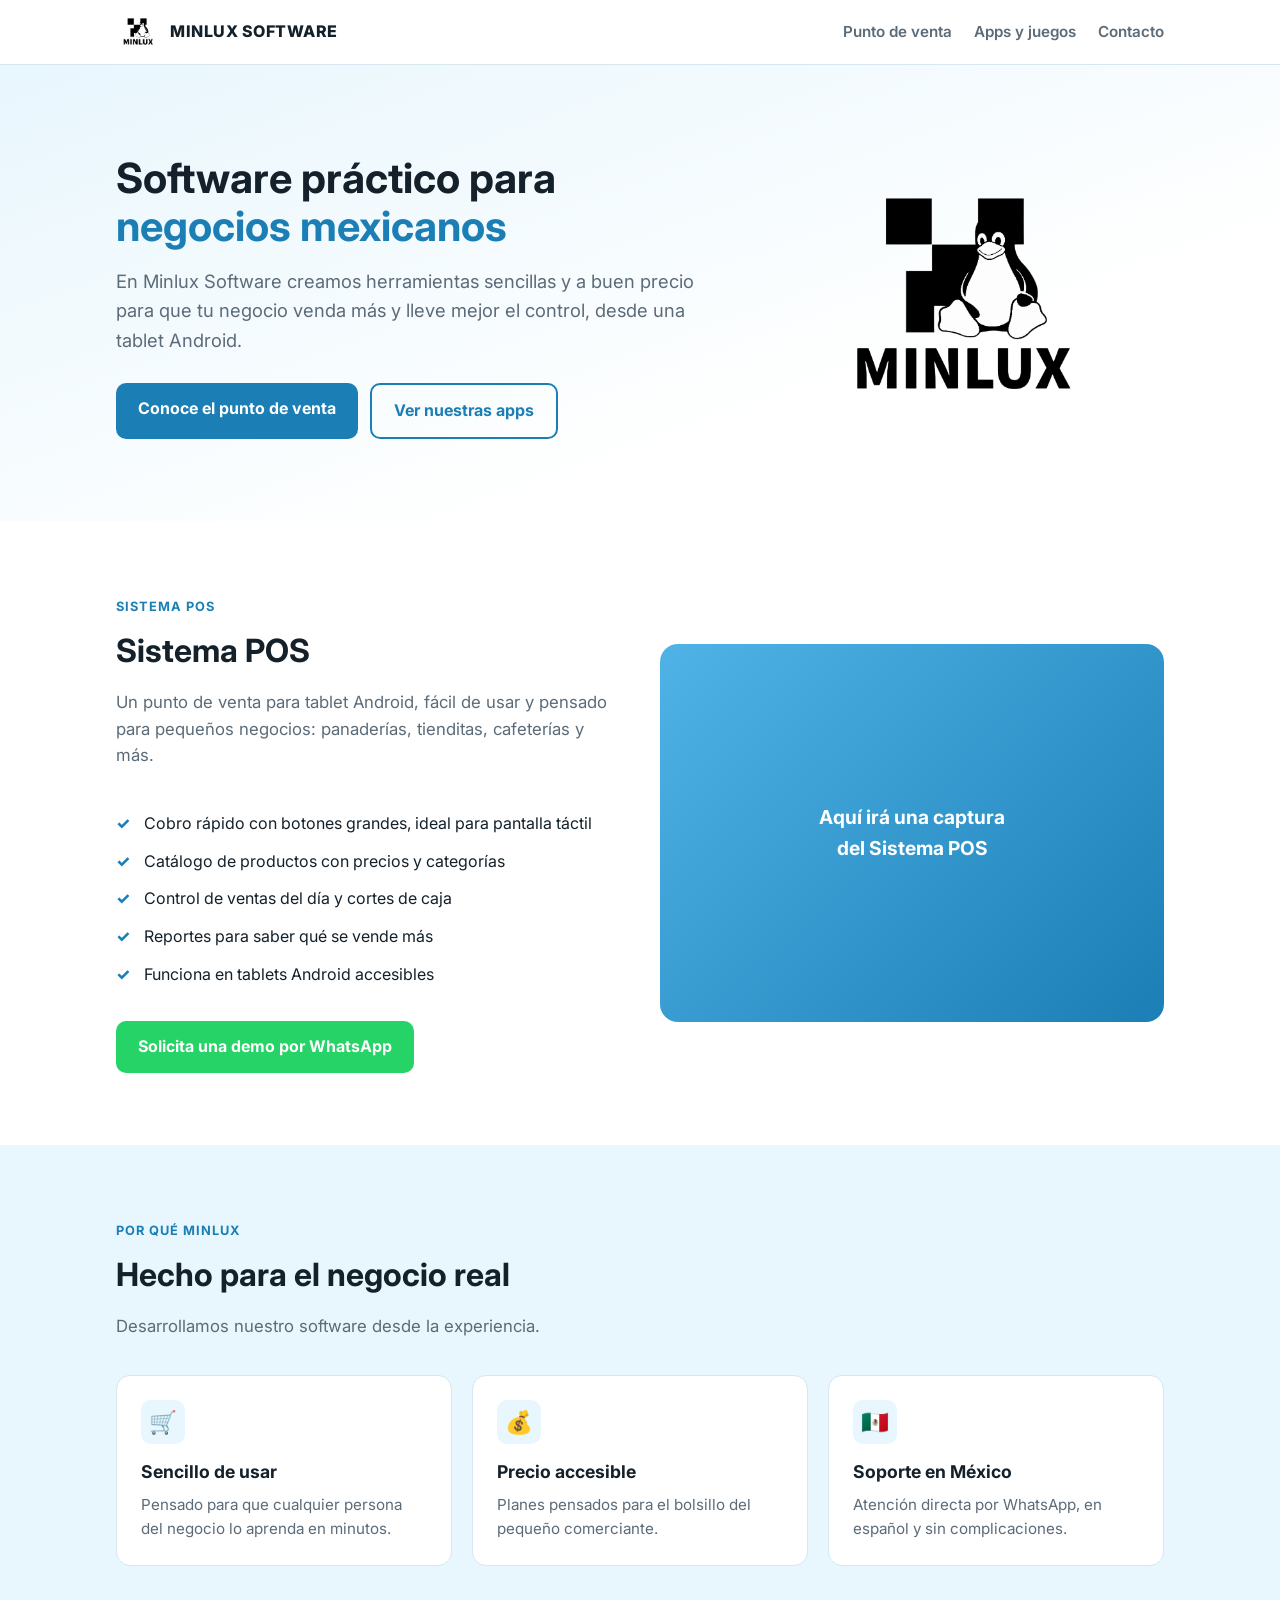
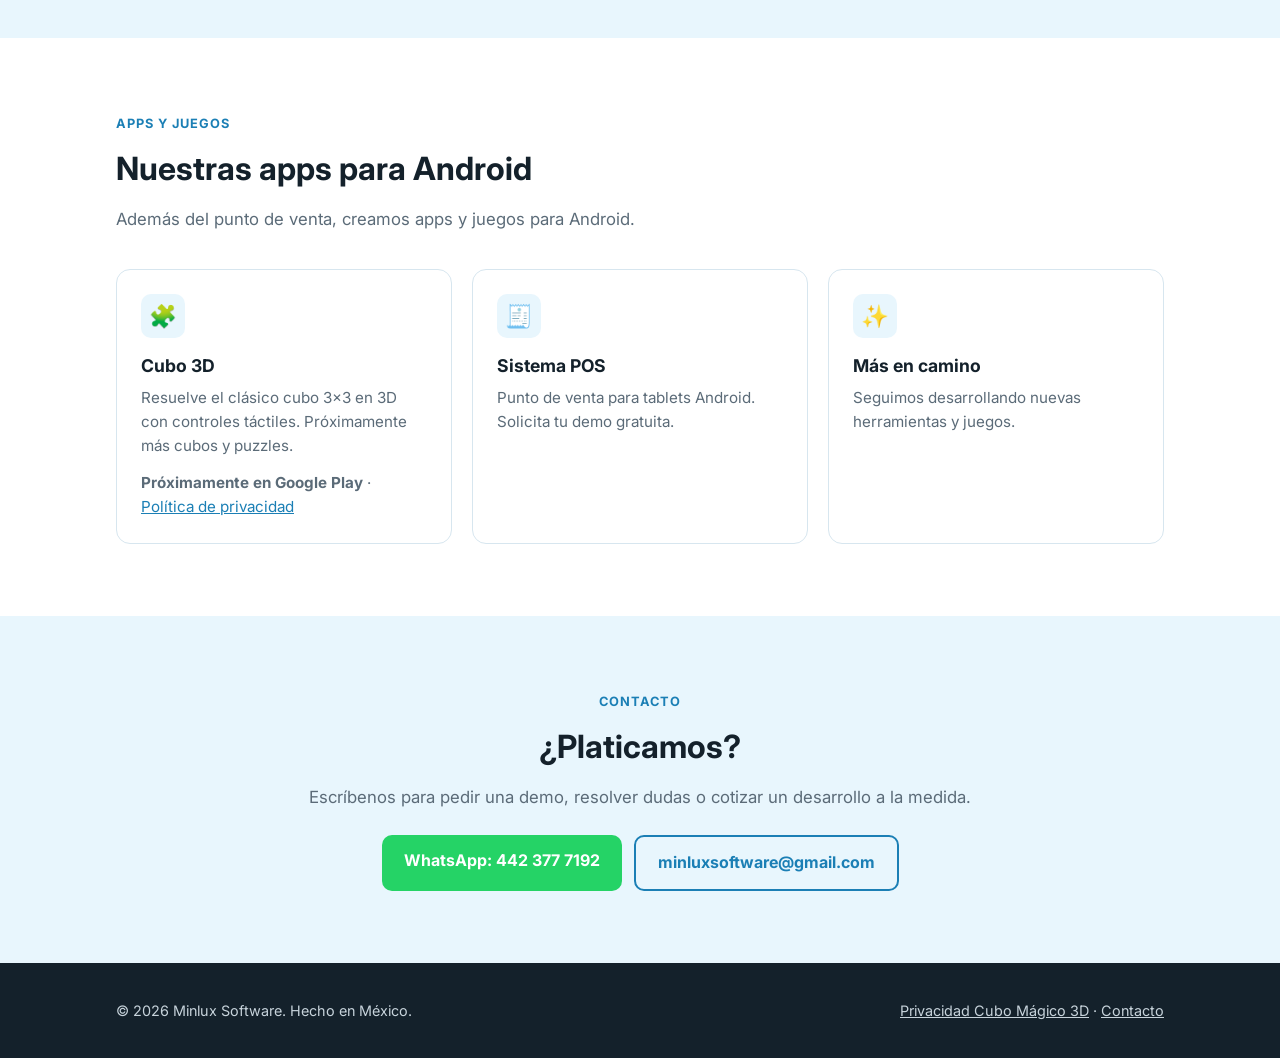
<file: index.html>
<!DOCTYPE html>
<html lang="es-MX">
<head>
  <meta charset="UTF-8">
  <meta name="viewport" content="width=device-width, initial-scale=1.0">
  <title>Minlux Software | Punto de venta y apps para negocios</title>
  <meta name="description" content="Minlux Software desarrolla Punto Panadería, un punto de venta para tablets Android pensado para pequeños negocios en México, además de apps y juegos para Android.">
  <link rel="icon" type="image/png" href="favicon.png">
  <link rel="preconnect" href="https://fonts.googleapis.com">
  <link href="https://fonts.googleapis.com/css2?family=Inter:wght@400;600;700;800&display=swap" rel="stylesheet">
  <link rel="stylesheet" href="styles.css">
</head>
<body>

<header>
  <div class="contenedor nav">
    <a href="#inicio" class="marca"><img src="logo.png" alt="Logo Minlux">MINLUX SOFTWARE</a>
    <ul>
      <li><a href="#punto-POA">Punto de venta</a></li>
      <li><a href="#apps">Apps y juegos</a></li>
      <li><a href="#contacto">Contacto</a></li>
    </ul>
  </div>
</header>

<main>
  <!-- PORTADA -->
  <section class="hero" id="inicio">
    <div class="contenedor">
      <div>
        <h1>Software práctico para <span>negocios mexicanos</span></h1>
        <p>En Minlux Software creamos herramientas sencillas y a buen precio para que tu negocio venda más y lleve mejor el control, desde una tablet Android.</p>
        <div class="botones">
          <a class="btn btn-principal" href="#punto-POS">Conoce el punto de venta</a>
          <a class="btn btn-borde" href="#apps">Ver nuestras apps</a>
        </div>
      </div>
      <img src="logo.png" alt="Minlux Software">
    </div>
  </section>

  <!-- PUNTO DE VENTA -->
  <section id="sistema POS">
    <div class="contenedor producto">
      <div>
        <span class="etiqueta">sistema POS</span>
        <h2>Sistema POS</h2>
        <p class="intro">Un punto de venta para tablet Android, fácil de usar y pensado para pequeños negocios: panaderías, tienditas, cafeterías y más.</p>
        <ul>
          <li>Cobro rápido con botones grandes, ideal para pantalla táctil</li>
          <li>Catálogo de productos con precios y categorías</li>
          <li>Control de ventas del día y cortes de caja</li>
          <li>Reportes para saber qué se vende más</li>
          <li>Funciona en tablets Android accesibles</li>
        </ul>
        <div class="botones">
          <a class="btn btn-whats" href="https://wa.me/524423777192?text=Hola%2C%20me%20interesa%20una%20demo%20de%20Punto%20Panader%C3%ADa" target="_blank" rel="noopener">Solicita una demo por WhatsApp</a>
        </div>
      </div>
      <div class="vista">Aquí irá una captura<br>del Sistema POS</div>
    </div>
  </section>

  <!-- POR QUÉ MINLUX -->
  <section class="seccion-alt">
    <div class="contenedor">
      <span class="etiqueta">Por qué Minlux</span>
      <h2>Hecho para el negocio real</h2>
      <p class="intro">Desarrollamos nuestro software desde la experiencia. </p>
      <div class="rejilla">
        <div class="tarjeta">
          <div class="icono">🛒</div>
          <h3>Sencillo de usar</h3>
          <p>Pensado para que cualquier persona del negocio lo aprenda en minutos.</p>
        </div>
        <div class="tarjeta">
          <div class="icono">💰</div>
          <h3>Precio accesible</h3>
          <p>Planes pensados para el bolsillo del pequeño comerciante.</p>
        </div>
        <div class="tarjeta">
          <div class="icono">🇲🇽</div>
          <h3>Soporte en México</h3>
          <p>Atención directa por WhatsApp, en español y sin complicaciones.</p>
        </div>
      </div>
    </div>
  </section>

  <!-- APPS Y JUEGOS -->
  <section id="apps">
    <div class="contenedor">
      <span class="etiqueta">Apps y juegos</span>
      <h2>Nuestras apps para Android</h2>
      <p class="intro">Además del punto de venta, creamos apps y juegos para Android.</p>
      <div class="rejilla">
        <div class="tarjeta">
          <div class="icono">🧩</div>
          <h3>Cubo 3D</h3>
          <p>Resuelve el clásico cubo 3x3 en 3D con controles táctiles. Próximamente más cubos y puzzles.</p>
          <p style="margin-top:12px"><strong>Próximamente en Google Play</strong> · <a href="privacidad-cubo.html">Política de privacidad</a></p>
        </div>
        <div class="tarjeta">
          <div class="icono">🧾</div>
          <h3>Sistema POS</h3>
          <p>Punto de venta para tablets Android. Solicita tu demo gratuita.</p>
        </div>
        <div class="tarjeta">
          <div class="icono">✨</div>
          <h3>Más en camino</h3>
          <p>Seguimos desarrollando nuevas herramientas y juegos.</p>
        </div>
      </div>
    </div>
  </section>

  <!-- CONTACTO -->
  <section class="seccion-alt contacto" id="contacto">
    <div class="contenedor">
      <span class="etiqueta">Contacto</span>
      <h2>¿Platicamos?</h2>
      <p class="intro" style="margin:0 auto">Escríbenos para pedir una demo, resolver dudas o cotizar un desarrollo a la medida.</p>
      <div class="botones">
        <a class="btn btn-whats" href="https://wa.me/524423777192" target="_blank" rel="noopener">WhatsApp: 442 377 7192</a>
        <a class="btn btn-borde" href="mailto:minluxsoftware@gmail.com">minluxsoftware@gmail.com</a>
      </div>
    </div>
  </section>
</main>

<footer>
  <div class="contenedor">
    <span>© 2026 Minlux Software. Hecho en México.</span>
    <span><a href="privacidad-cubo.html">Privacidad Cubo Mágico 3D</a> · <a href="mailto:minluxsoftware@gmail.com">Contacto</a></span>
  </div>
</footer>

</body>
</html>
</file>
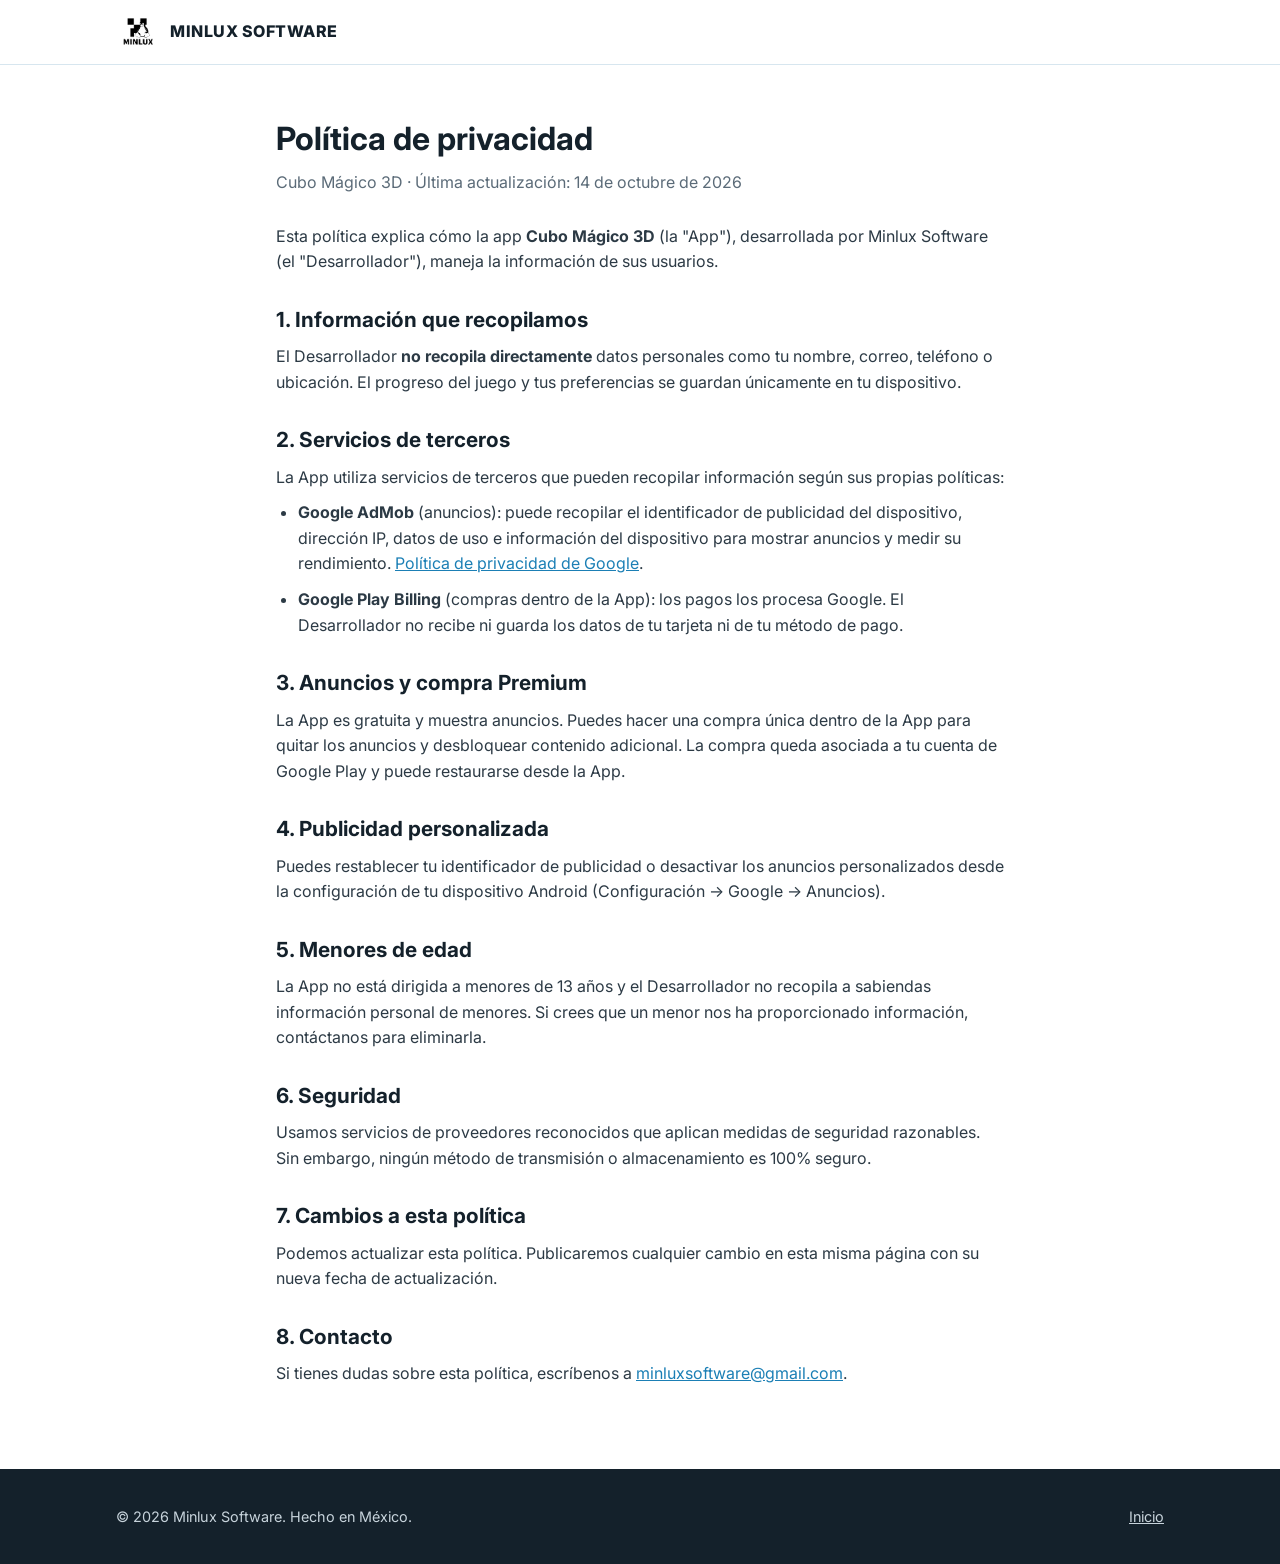
<file: privacidad-cubo.html>
<!DOCTYPE html>
<html lang="es-MX">
<head>
  <meta charset="UTF-8">
  <meta name="viewport" content="width=device-width, initial-scale=1.0">
  <title>Política de privacidad | Cubo Mágico 3D | Minlux Software</title>
  <link rel="icon" type="image/png" href="favicon.png">
  <link href="https://fonts.googleapis.com/css2?family=Inter:wght@400;600;700;800&display=swap" rel="stylesheet">
  <link rel="stylesheet" href="styles.css">
</head>
<body>

<header>
  <div class="contenedor nav">
    <a href="index.html" class="marca"><img src="logo.png" alt="Logo Minlux">MINLUX SOFTWARE</a>
  </div>
</header>

<main class="legal">
  <div class="contenedor">
    <h1>Política de privacidad</h1>
    <p class="fecha">Cubo Mágico 3D · Última actualización: 14 de octubre de 2026</p>

    <p>Esta política explica cómo la app <strong>Cubo Mágico 3D</strong> (la "App"), desarrollada por Minlux Software (el "Desarrollador"), maneja la información de sus usuarios.</p>

    <h2>1. Información que recopilamos</h2>
    <p>El Desarrollador <strong>no recopila directamente</strong> datos personales como tu nombre, correo, teléfono o ubicación. El progreso del juego y tus preferencias se guardan únicamente en tu dispositivo.</p>

    <h2>2. Servicios de terceros</h2>
    <p>La App utiliza servicios de terceros que pueden recopilar información según sus propias políticas:</p>
    <ul>
      <li><strong>Google AdMob</strong> (anuncios): puede recopilar el identificador de publicidad del dispositivo, dirección IP, datos de uso e información del dispositivo para mostrar anuncios y medir su rendimiento. <a href="https://policies.google.com/privacy" target="_blank" rel="noopener">Política de privacidad de Google</a>.</li>
      <li><strong>Google Play Billing</strong> (compras dentro de la App): los pagos los procesa Google. El Desarrollador no recibe ni guarda los datos de tu tarjeta ni de tu método de pago.</li>
    </ul>

    <h2>3. Anuncios y compra Premium</h2>
    <p>La App es gratuita y muestra anuncios. Puedes hacer una compra única dentro de la App para quitar los anuncios y desbloquear contenido adicional. La compra queda asociada a tu cuenta de Google Play y puede restaurarse desde la App.</p>

    <h2>4. Publicidad personalizada</h2>
    <p>Puedes restablecer tu identificador de publicidad o desactivar los anuncios personalizados desde la configuración de tu dispositivo Android (Configuración → Google → Anuncios).</p>

    <h2>5. Menores de edad</h2>
    <p>La App no está dirigida a menores de 13 años y el Desarrollador no recopila a sabiendas información personal de menores. Si crees que un menor nos ha proporcionado información, contáctanos para eliminarla.</p>

    <h2>6. Seguridad</h2>
    <p>Usamos servicios de proveedores reconocidos que aplican medidas de seguridad razonables. Sin embargo, ningún método de transmisión o almacenamiento es 100% seguro.</p>

    <h2>7. Cambios a esta política</h2>
    <p>Podemos actualizar esta política. Publicaremos cualquier cambio en esta misma página con su nueva fecha de actualización.</p>

    <h2>8. Contacto</h2>
    <p>Si tienes dudas sobre esta política, escríbenos a <a href="mailto:minluxsoftware@gmail.com">minluxsoftware@gmail.com</a>.</p>
  </div>
</main>

<footer>
  <div class="contenedor">
    <span>© 2026 Minlux Software. Hecho en México.</span>
    <span><a href="index.html">Inicio</a></span>
  </div>
</footer>

</body>
</html>
</file>
<file: styles.css>
:root {
  --cielo: #4fb3e8;
  --cielo-claro: #e8f6fd;
  --cielo-oscuro: #1b7fb5;
  --tinta: #14212b;
  --gris: #5b6b78;
  --borde: #d7e6ef;
  --blanco: #ffffff;
  --whats: #25d366;
}

* { box-sizing: border-box; margin: 0; padding: 0; }

html { scroll-behavior: smooth; }

body {
  font-family: "Inter", system-ui, -apple-system, "Segoe UI", Roboto, sans-serif;
  color: var(--tinta);
  background: var(--blanco);
  line-height: 1.6;
}

a { color: var(--cielo-oscuro); }

.contenedor { max-width: 1080px; margin: 0 auto; padding: 0 16px; }

/* Encabezado */
header {
  position: sticky; top: 0; z-index: 10;
  background: rgba(255,255,255,.95);
  backdrop-filter: blur(6px);
  border-bottom: 1px solid var(--borde);
}
.nav { display: flex; align-items: center; justify-content: space-between; height: 64px; }
.marca { display: flex; align-items: center; gap: 10px; text-decoration: none; color: var(--tinta); font-weight: 800; letter-spacing: .5px; }
.marca img { width: 44px; height: 44px; }
.nav ul { display: flex; gap: 22px; list-style: none; }
.nav ul a { text-decoration: none; color: var(--gris); font-weight: 600; font-size: .95rem; }
.nav ul a:hover { color: var(--cielo-oscuro); }

/* Portada */
.hero {
  background: linear-gradient(160deg, var(--cielo-claro) 0%, #ffffff 70%);
  padding: 72px 0 64px;
}
.hero .contenedor { display: grid; grid-template-columns: 1.2fr .8fr; gap: 40px; align-items: center; }
.hero h1 { font-size: 2.6rem; line-height: 1.15; margin-bottom: 16px; }
.hero h1 span { color: var(--cielo-oscuro); }
.hero p { font-size: 1.15rem; color: var(--gris); margin-bottom: 28px; }
.hero img { width: 100%; max-width: 320px; justify-self: center; }

.botones { display: flex; gap: 12px; flex-wrap: wrap; }
.btn {
  display: inline-block; padding: 13px 22px; border-radius: 10px;
  font-weight: 700; text-decoration: none; transition: transform .15s, box-shadow .15s;
}
.btn:hover { transform: translateY(-2px); box-shadow: 0 6px 16px rgba(27,127,181,.2); }
.btn-principal { background: var(--cielo-oscuro); color: var(--blanco); }
.btn-whats { background: var(--whats); color: var(--blanco); }
.btn-borde { border: 2px solid var(--cielo-oscuro); color: var(--cielo-oscuro); }

/* Secciones */
section { padding: 72px 0; }
.seccion-alt { background: var(--cielo-claro); }
.etiqueta { display: inline-block; font-size: .8rem; font-weight: 700; text-transform: uppercase; letter-spacing: 1px; color: var(--cielo-oscuro); margin-bottom: 8px; }
h2 { font-size: 2rem; margin-bottom: 12px; }
.intro { color: var(--gris); max-width: 680px; margin-bottom: 36px; font-size: 1.05rem; }

.rejilla { display: grid; grid-template-columns: repeat(3, 1fr); gap: 20px; }
.tarjeta {
  background: var(--blanco); border: 1px solid var(--borde); border-radius: 14px;
  padding: 24px;
}
.tarjeta .icono {
  width: 44px; height: 44px; border-radius: 10px; background: var(--cielo-claro);
  display: grid; place-items: center; font-size: 1.4rem; margin-bottom: 14px;
}
.tarjeta h3 { font-size: 1.1rem; margin-bottom: 6px; }
.tarjeta p { color: var(--gris); font-size: .95rem; }

.producto { display: grid; grid-template-columns: 1fr 1fr; gap: 40px; align-items: center; }
.producto ul { list-style: none; margin: 18px 0 28px; }
.producto li { padding: 6px 0 6px 28px; position: relative; }
.producto li::before { content: "✓"; position: absolute; left: 0; color: var(--cielo-oscuro); font-weight: 800; }
.vista {
  background: linear-gradient(135deg, var(--cielo) 0%, var(--cielo-oscuro) 100%);
  border-radius: 18px; aspect-ratio: 4 / 3; display: grid; place-items: center;
  color: var(--blanco); font-size: 1.2rem; font-weight: 700; text-align: center; padding: 20px;
}

/* Contacto */
.contacto { text-align: center; }
.contacto .botones { justify-content: center; margin-top: 24px; }

/* Pie */
footer { background: var(--tinta); color: #c7d3db; padding: 36px 0; font-size: .9rem; }
footer .contenedor { display: flex; justify-content: space-between; flex-wrap: wrap; gap: 16px; }
footer a { color: #c7d3db; }

/* Páginas legales */
.legal { padding: 48px 0 72px; }
.legal h1 { font-size: 2rem; margin-bottom: 6px; }
.legal .fecha { color: var(--gris); margin-bottom: 28px; }
.legal h2 { font-size: 1.3rem; margin: 28px 0 8px; }
.legal p, .legal li { color: #2c3a45; margin-bottom: 10px; }
.legal ul { padding-left: 22px; }
.legal .contenedor { max-width: 760px; }

/* Celular */
@media (max-width: 800px) {
  .nav ul { display: none; }
  .hero { padding: 48px 0; }
  .hero .contenedor, .producto { grid-template-columns: 1fr; }
  .hero h1 { font-size: 2rem; }
  .hero img { max-width: 200px; order: -1; }
  .rejilla { grid-template-columns: 1fr; }
  section { padding: 52px 0; }
  h2 { font-size: 1.6rem; }
}
</file>
